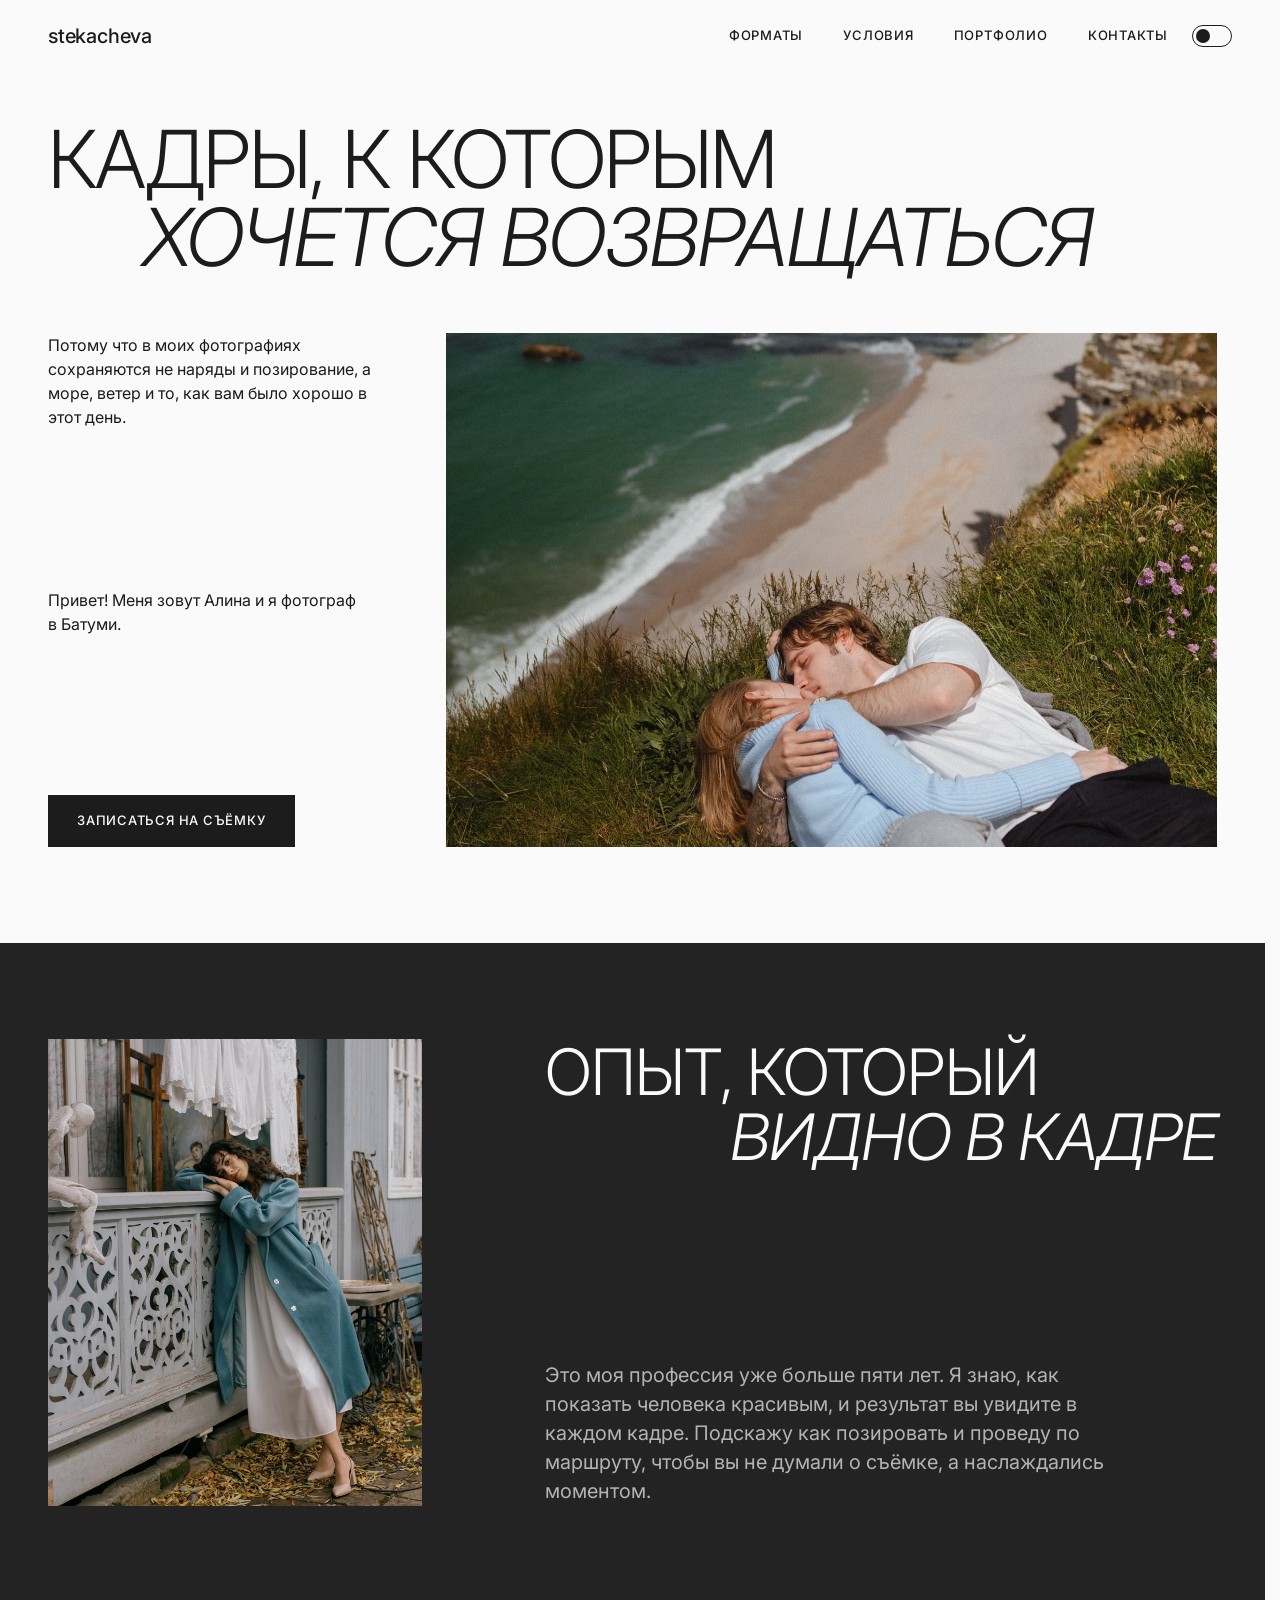
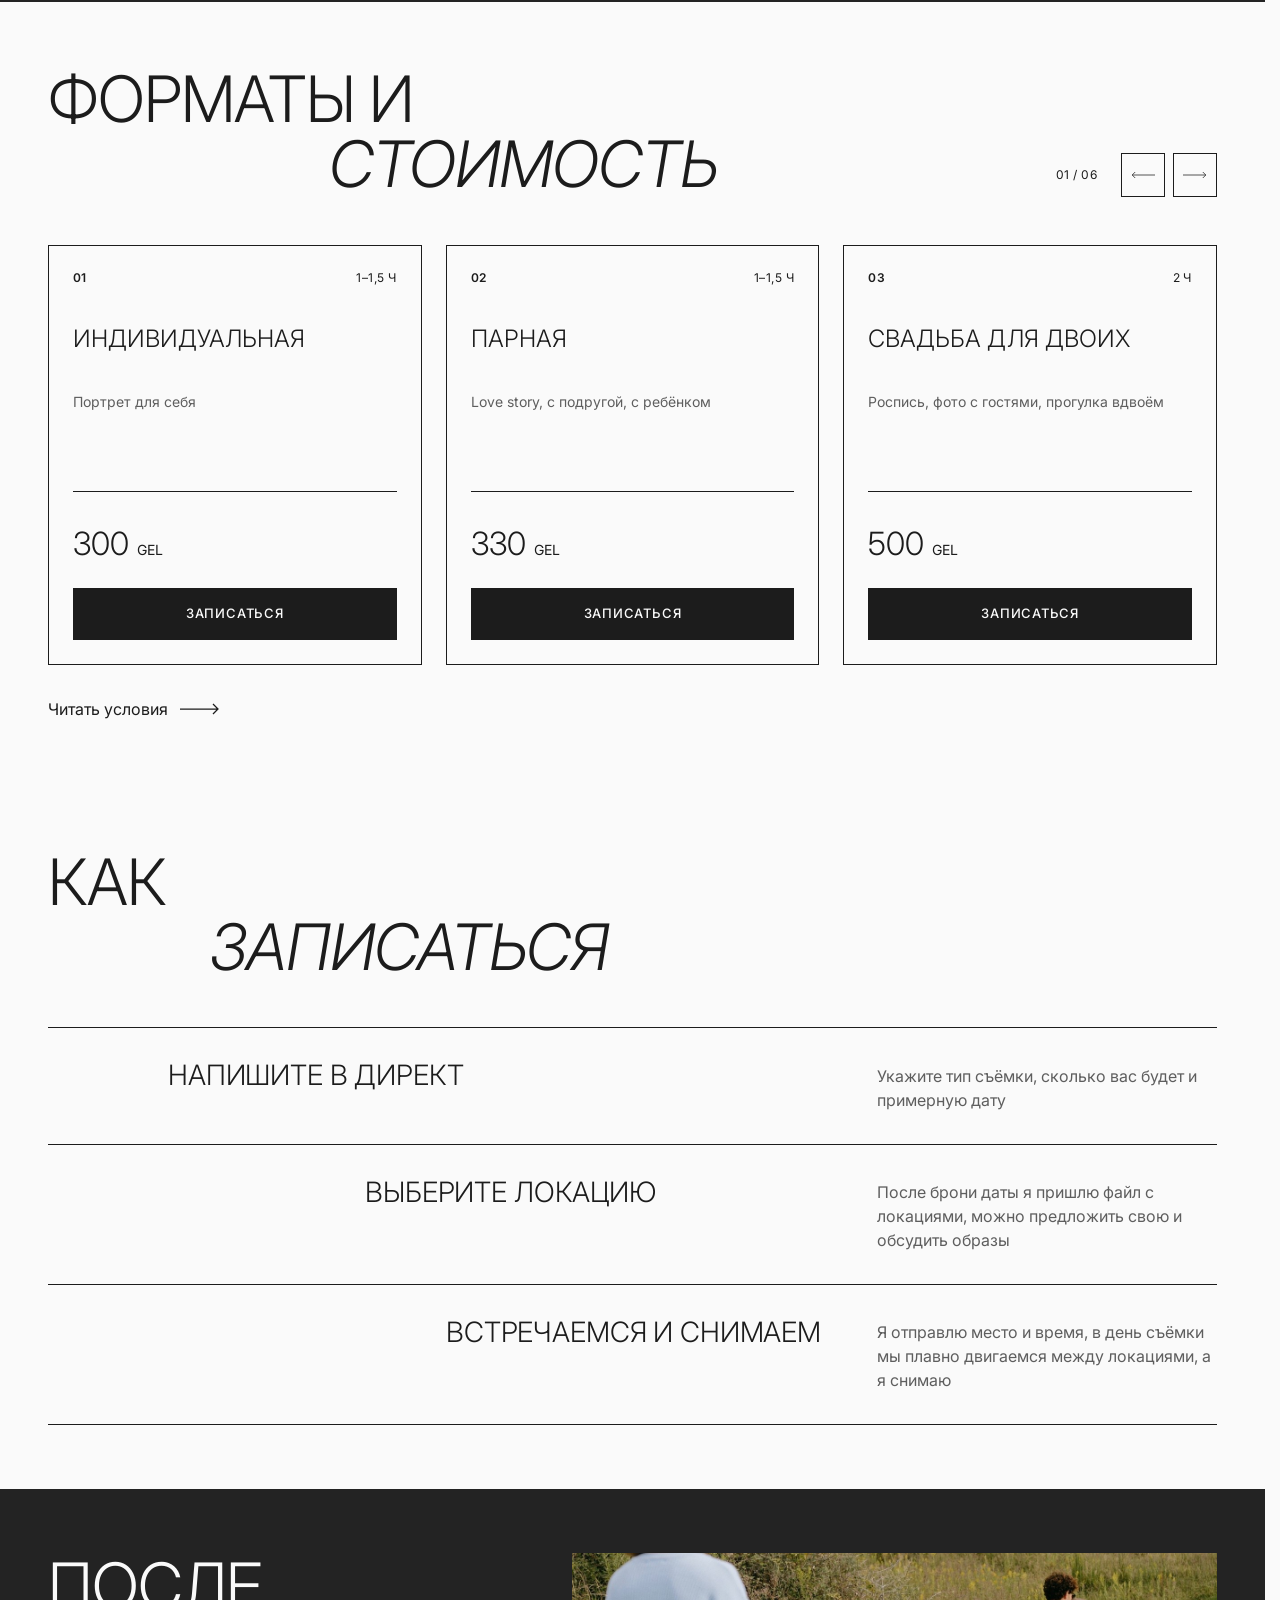
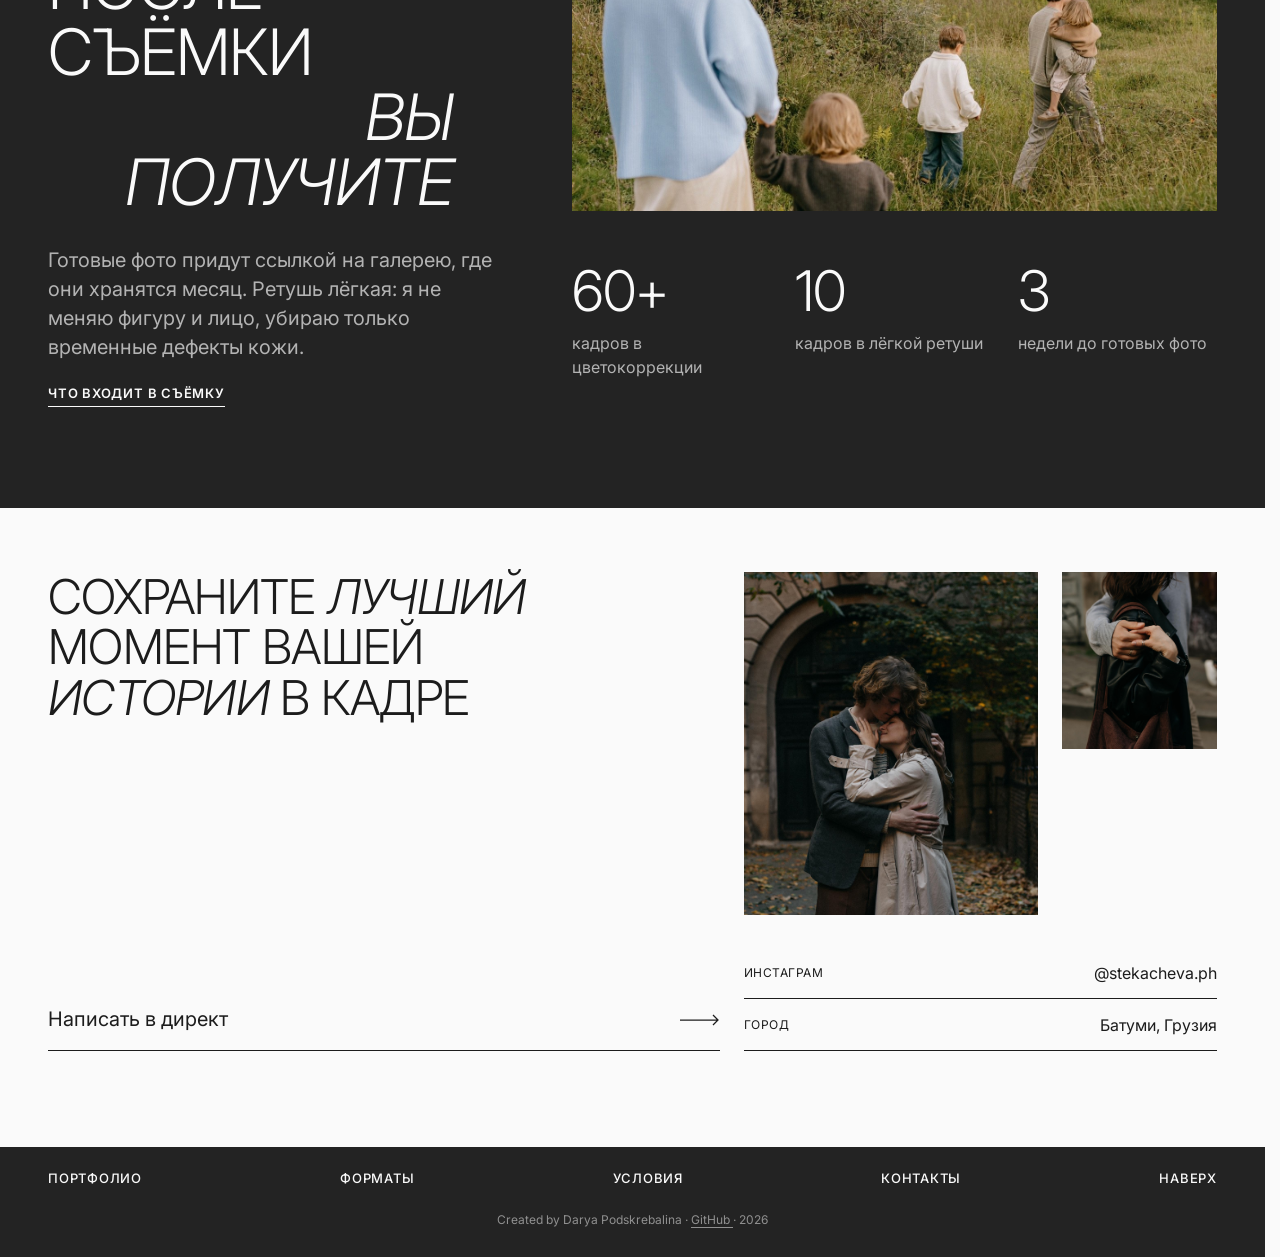
<file: index.html>
<!DOCTYPE html>
<html lang="ru">

<head>
    <meta charset="UTF-8">
    <meta name="viewport"
          content="width=device-width, initial-scale=1.0">
    <meta name="description"
          content="Фотограф Алина Стекачева в Батуми: индивидуальные, парные, семейные и свадебные съёмки. Форматы, стоимость и запись в директ.">
    <meta name="color-scheme"
          content="light dark">
    <title>Фотограф Алина Стекачева, Батуми</title>
    <link rel="preconnect"
          href="https://fonts.googleapis.com">
    <link rel="preconnect"
          href="https://fonts.gstatic.com"
          crossorigin>
    <link rel="stylesheet"
          href="https://fonts.googleapis.com/css2?family=Inter:ital,wght@0,300;0,400;0,500;0,600;1,300;1,400&amp;display=swap">
    <link rel="stylesheet"
          href="assets/css/tokens.css">
    <link rel="stylesheet"
          href="assets/css/base.css">
    <link rel="stylesheet"
          href="assets/css/layouts.css">
    <link rel="stylesheet"
          href="assets/css/components.css">
    <link rel="stylesheet"
          href="assets/css/sections.css">
    <link rel="icon"
          type="image/x-icon"
          href="favicon.ico">
    <script src="assets/js/main.js"
            type="module"></script>
</head>

<body id="top">

    <svg width="0"
         height="0"
         style="position:absolute"
         aria-hidden="true">
        <symbol id="i-arrow-right"
                viewBox="0 0 40 12">
            <path d="M0 6h38M33 1l5 5-5 5"
                  fill="none"
                  stroke="currentColor"
                  stroke-width="1.25" />
        </symbol>
        <symbol id="i-arrow-left"
                viewBox="0 0 40 12">
            <path d="M40 6H2M7 1L2 6l5 5"
                  fill="none"
                  stroke="currentColor"
                  stroke-width="1.25" />
        </symbol>
    </svg>

    <header class="header">
        <div class="container">
            <a class="logo"
               href="./">stekacheva</a>
            <nav class="navigation ui-caps"
                 aria-label="Основное меню"
                 id="main-nav">
                <ul class="menu">
                    <li><a href="#formats">Форматы</a></li>
                    <li><a href="terms/">Условия</a></li>
                    <li><a href="works/">Портфолио</a></li>
                    <li><a href="#contacts">Контакты</a></li>
                </ul>
            </nav>
            <button class="theme-toggle"
                    type="button"
                    role="switch"
                    aria-checked="false"
                    aria-label="Переключить тему"></button>
            <button class="burger"
                    type="button"
                    aria-label="Открыть меню"
                    aria-expanded="false"
                    aria-controls="main-nav"><span></span><span></span></button>

        </div>
    </header>
    <main>
        <section id="hero">
            <div class="container">
                <h1 class="title title--xl title--offset">
                    <span class="title__primary">Кадры, к которым</span>
                    <em class="title__secondary">хочется возвращаться</em>
                </h1>
                <div class="hero-content">
                    <div class="hero-text col-4">
                        <p class="hero-description">
                            Потому что в моих фотографиях сохраняются не наряды и позирование, а море, ветер и то,
                            как вам было хорошо в этот день.
                        </p>
                        <p class="hero-intro">
                            Привет! Меня зовут Алина и я&nbsp;фотограф в&nbsp;Батуми.
                        </p>
                        <a class="btn"
                           href="#contacts">Записаться на&nbsp;съёмку</a>
                    </div>
                    <div class="photo">
                        <img src="assets/images/main-page/hero.jpg"
                             alt="Девушка в платье на фоне старинного дома"
                             width="1776"
                             height="1184">
                    </div>
                </div>
            </div>
        </section>

        <section id="about"
                 class="section section--inverse">
            <div class="container grid">
                <div class="about-text">
                    <h2 class="title title--split">
                        <span class="title__primary">Опыт, который</span>
                        <em class="title__secondary">видно в кадре</em>
                    </h2>

                    <p class="about-description body-l muted">Это моя профессия уже больше пяти лет. Я знаю, как
                        показать человека
                        красивым, и
                        результат вы увидите в каждом кадре. Подскажу как позировать и проведу по маршруту, чтобы вы не
                        думали
                        о съёмке, а наслаждались моментом.</p>
                </div>
                <div class="photo">

                    <img src="assets/images/main-page/about.jpg"
                         alt="Пара лежит в обнимку на траве на фоне моря"
                         width="1776"
                         height="1184"
                         fetchpriority="high">
                </div>
            </div>
        </section>

        <section id="formats"
                 class="section">
            <div class="container">
                <div class="section__head">
                    <h2 class="title title--split">
                        <span class="title__primary">Форматы и</span>
                        <em class="title__secondary">стоимость</em>
                    </h2>
                    <div class="format-controls">
                        <span class="format-indicator label-light">01 / 06</span>
                        <button class="icon-btn"
                                type="button"
                                aria-label="Предыдущий формат"
                                data-btn-left><svg class="icon-arrow"
                                 aria-hidden="true">
                                <use href="#i-arrow-left" />
                            </svg></button>
                        <button class="icon-btn"
                                type="button"
                                aria-label="Следующий формат"
                                data-btn-right><svg class="icon-arrow"
                                 aria-hidden="true">
                                <use href="#i-arrow-right" />
                            </svg></button>
                    </div>
                </div>

                <div class="carousel">
                    <ul class="carousel-list">
                        <li>
                            <article class="carousel-card">
                                <div class="carousel-top"><span class="label">01</span><span
                                          class="label-light">1–1,5&nbsp;ч</span></div>
                                <h3 class="carousel-title">Индивидуальная</h3>
                                <div class="carousel-description">
                                    <p class="carousel-text">Портрет для себя</p>
                                </div>
                                <div class="carousel-footer">
                                    <p class="carousel-price"><span>300&nbsp;<small>GEL</small></span></p>
                                    <a class="btn btn--block"
                                       href="#contacts"
                                       aria-label="Записаться на индивидуальную фотосессию">Записаться</a>
                                </div>
                            </article>
                        </li>
                        <li>
                            <article class="carousel-card">
                                <div class="carousel-top"><span class="label">02</span><span
                                          class="label-light">1–1,5&nbsp;ч</span></div>
                                <h3 class="carousel-title">Парная</h3>
                                <div class="carousel-description">
                                    <p class="carousel-text">Love story, с подругой, с ребёнком</p>
                                </div>
                                <div class="carousel-footer">
                                    <p class="carousel-price"><span>330&nbsp;<small>GEL</small></span></p>
                                    <a class="btn btn--block"
                                       href="#contacts"
                                       aria-label="Записаться на парную фотосессию">Записаться</a>
                                </div>
                            </article>
                        </li>
                        <li>
                            <article class="carousel-card">
                                <div class="carousel-top"><span class="label">03</span><span
                                          class="label-light">2&nbsp;ч</span></div>
                                <h3 class="carousel-title">Свадьба для двоих</h3>
                                <div class="carousel-description">
                                    <p class="carousel-text">Роспись, фото с гостями, прогулка вдвоём</p>
                                </div>
                                <div class="carousel-footer">
                                    <p class="carousel-price"><span>500&nbsp;<small>GEL</small></span></p>
                                    <a class="btn btn--block"
                                       href="#contacts"
                                       aria-label="Записаться на свадебную фотосессию">Записаться</a>
                                </div>
                            </article>
                        </li>
                        <li>
                            <article class="carousel-card">
                                <div class="carousel-top"><span class="label">04</span><span
                                          class="label-light">4–8&nbsp;ч</span></div>
                                <h3 class="carousel-title">Свадебная репортажная</h3>
                                <div class="carousel-description">
                                    <p class="carousel-text">Съёмка свадебного дня целиком</p>
                                    <p class="carousel-text">Стоимость обсуждается индивидуально</p>
                                </div>
                                <div class="carousel-footer">
                                    <p class="carousel-price"><span>По часам</span></p>
                                    <a class="btn btn--block btn--outline"
                                       href="#contacts"
                                       aria-label="Обсудить съёмку свадьбы">Обсудить съёмку</a>
                                </div>
                            </article>
                        </li>
                        <li>
                            <article class="carousel-card">
                                <div class="carousel-top"><span class="label">05</span><span
                                          class="label-light">1–1,5&nbsp;ч</span></div>
                                <h3 class="carousel-title">Семейная / групповая</h3>
                                <div class="carousel-description">
                                    <p class="carousel-text">3–5 человек</p>
                                </div>
                                <div class="carousel-footer">
                                    <p class="carousel-price"><span>350&nbsp;<small>GEL</small></span></p>
                                    <a class="btn btn--block"
                                       href="#contacts"
                                       aria-label="Записаться на групповую фотосессию">Записаться</a>
                                </div>
                            </article>
                        </li>
                        <li>
                            <article class="carousel-card">
                                <div class="carousel-top"><span class="label">06</span></div>
                                <h3 class="carousel-title">Сертификат</h3>
                                <div class="carousel-description">
                                    <p class="carousel-text">Электронный, на любой вид съёмки</p>
                                </div>
                                <div class="carousel-footer">
                                    <p class="carousel-price"><span><small>от</small>
                                            300&nbsp;<small>GEL</small></span>
                                    </p>
                                    <a class="btn btn--block"
                                       href="#contacts"
                                       aria-label="Оформить сертификат">Оформить</a>
                                </div>
                            </article>
                        </li>
                    </ul>
                </div>

                <a class="link-arrow"
                   href="terms/">Читать условия <svg class="icon-arrow"
                         aria-hidden="true">
                        <use href="#i-arrow-right" />
                    </svg></a>
            </div>
        </section>

        <section id="booking"
                 class="section">
            <div class="container">
                <div class="section__head">
                    <h2 class="title title--split">
                        <span class="title__primary">Как</span>
                        <em class="title__secondary">записаться</em>
                    </h2>
                </div>
                <ol class="steps">
                    <li class="steps__item">
                        <h3 class="steps__title"><svg class="icon-arrow steps__arrow"
                                 aria-hidden="true">
                                <use href="#i-arrow-right" />
                            </svg>Напишите в директ</h3>
                        <p class="steps__text">Укажите тип съёмки, сколько вас будет и примерную дату</p>
                    </li>
                    <li class="steps__item">
                        <h3 class="steps__title"><svg class="icon-arrow steps__arrow"
                                 aria-hidden="true">
                                <use href="#i-arrow-right" />
                            </svg>Выберите локацию</h3>
                        <p class="steps__text">После брони даты я пришлю файл с локациями, можно предложить свою и
                            обсудить
                            образы</p>
                    </li>
                    <li class="steps__item">
                        <h3 class="steps__title"><svg class="icon-arrow steps__arrow"
                                 aria-hidden="true">
                                <use href="#i-arrow-right" />
                            </svg>Встречаемся и снимаем</h3>
                        <p class="steps__text">Я отправлю место и время, в день съёмки мы плавно двигаемся между
                            локациями,
                            а я снимаю</p>
                    </li>
                </ol>
            </div>
        </section>

        <section id="results"
                 class="section section--inverse">
            <div class="container results-grid">
                <div class="results-left">
                    <h2 class="title title--split">
                        <span class="title__primary">После съёмки</span>
                        <em class="title__secondary">вы получите</em>
                    </h2>
                    <div class="results-text">
                        <p class="body-l muted">Готовые фото придут ссылкой на галерею, где они хранятся месяц. Ретушь
                            лёгкая: я
                            не меняю
                            фигуру и лицо, убираю только временные дефекты кожи.</p>
                        <a class="link-underline"
                           href="terms/">Что входит в съёмку</a>
                    </div>
                </div>
                <div class="results-right">
                    <div class="photo">
                        <img src="assets/images/main-page/results.jpg"
                             alt="Семья с детьми идут по полю"
                             width="1776"
                             height="1184">
                    </div>
                    <ul class="facts">
                        <li class="fact"><span class="fact__num">60+</span>
                            <p class="fact__label">кадров в цветокоррекции</p>
                        </li>
                        <li class="fact"><span class="fact__num">10</span>
                            <p class="fact__label">кадров в лёгкой ретуши</p>
                        </li>
                        <li class="fact"><span class="fact__num">3</span>
                            <p class="fact__label">недели до готовых фото</p>
                        </li>
                    </ul>
                </div>
            </div>
        </section>

        <section id="portfolio">
            <div class="container">
                <h2 class="title title--split">
                    <span class="title__primary">Моё</span>
                    <em class="title__secondary">видение</em>
                </h2>
                <a class=""
                   href="works/">
                    Смотреть все работы
                    <svg class="icon-arrow"
                         aria-hidden="true">
                        <use href="#i-arrow-right" />
                    </svg>
                </a>
                <ul class="">
                    <li>
                        <a class=""
                           href="works/">

                            <div class="photo"></div>
                            <div class="">
                                <div>
                                    <h3 class="label">Портрет у моря</h3>
                                    <p class="">Индивидуальная съёмка на набережной</p>
                                </div><time datetime="2026-07">07 / 26</time>
                            </div>
                        </a>
                    </li>
                    <li>
                        <a class=""
                           href="works/">
                            <div class="photo"></div>
                            <div class="">
                                <div>
                                    <h3 class="label">Love story</h3>
                                    <p class="">Парная съёмка в старом городе</p>
                                </div>
                                <time datetime="2026-06">06 / 26</time>
                            </div>
                        </a>
                    </li>
                </ul>
            </div>
        </section>

        <section id="contacts">
            <div class="container grid">
                <div class="cta-main">
                    <h2 class="title title--m">Сохраните <em>лучший</em><br>момент вашей<br><em>истории</em> в кадре
                    </h2>
                    <a class="row-link"
                       href="https://www.instagram.com/stekacheva.ph"
                       target="_blank"
                       rel="noopener noreferrer">
                        <span>Написать в директ</span>
                        <svg class="icon-arrow"
                             aria-hidden="true">
                            <use href="#i-arrow-right" />
                        </svg>
                    </a>
                </div>
                <div class="cta-aside">
                    <div class="cta-photos">
                        <div class="photo cta-photo-big">
                            <img src="assets/images/main-page/cta-big.jpg"
                                 alt="Девушка и парень обнимаются на фоне осеннего дерева"
                                 width="1776"
                                 height="1184">
                        </div>
                        <div class="photo cta-photo-small">

                            <img src="assets/images/main-page/cta-small.jpg"
                                 alt="Близкий кадр рук, которые держат друг друга"
                                 width="1776"
                                 height="1184">
                        </div>
                    </div>
                    <ul class="contact-list">
                        <li><a href="https://www.instagram.com/stekacheva.ph"
                               target="_blank"
                               rel="noopener noreferrer">
                                <span class="label-light">Инстаграм</span>
                                <span class="contact-list__value">@stekacheva.ph</span>
                            </a></li>
                        <li><a href="https://maps.app.goo.gl/hbPwrm5w2dgJFW3K6"
                               target="_blank"
                               rel="noopener noreferrer">
                                <span class="label-light">Город</span>
                                <span class="contact-list__value">Батуми, Грузия</span>
                            </a></li>
                    </ul>
                </div>
            </div>
        </section>

    </main>

    <footer class="footer">
        <div class="container">
            <ul class="footer-list ui-caps">
                <li><a href="works/">Портфолио</a></li>
                <li><a href="#formats">Форматы</a></li>
                <li><a href="terms/">Условия</a></li>
                <li><a href="#contacts">Контакты</a></li>
                <li><a href="#top">Наверх</a></li>
            </ul>
            <p class="footer-credit">Created by Darya Podskrebalina · <a href="https://github.com/darmush"
                   target="_blank"
                   rel="noopener noreferrer">
                    GitHub
                </a> · 2026</p>
        </div>
    </footer>
</body>

</html>
</file>
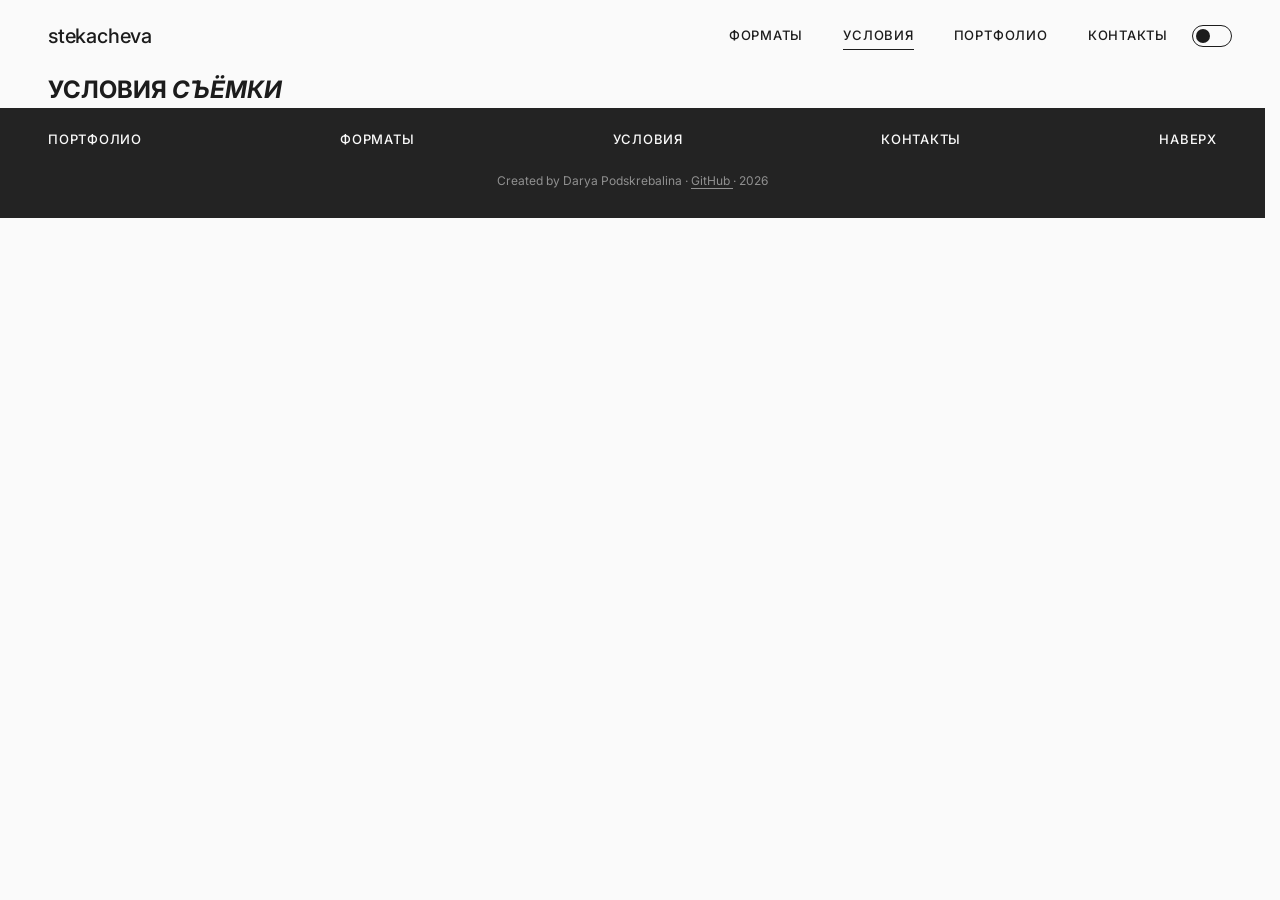
<file: terms/index.html>
<!DOCTYPE html>
<html lang="ru">

<head>
      <meta charset="UTF-8">
      <meta name="viewport"
            content="width=device-width, initial-scale=1.0">
      <meta name="description"
            content="Условия съёмки у фотографа Алины Стекачевой: что входит в стоимость, как проходит съёмка, сроки и ретушь.">
      <title>Условия по съёмкам. Фотограф Алина Стекачева, Батуми</title>
      <link rel="preconnect"
            href="https://fonts.googleapis.com">
      <link rel="preconnect"
            href="https://fonts.gstatic.com"
            crossorigin>
      <link rel="stylesheet"
            href="https://fonts.googleapis.com/css2?family=Inter:ital,wght@0,300;0,400;0,500;0,600;1,300;1,400&amp;display=swap">
      <link rel="stylesheet"
            href="../assets/css/tokens.css">
      <link rel="stylesheet"
            href="../assets/css/base.css">
      <link rel="stylesheet"
            href="../assets/css/layouts.css">
      <link rel="stylesheet"
            href="../assets/css/components.css">
      <link rel="icon"
            type="image/x-icon"
            href="../favicon.ico">
      <script src="../assets/js/main.js"
              type="module"></script>
</head>

<body id="top">
      <header class="header">
            <div class="container">
                  <a class="logo"
                     href="../">stekacheva</a>
                  <nav class="navigation ui-caps"
                       aria-label="Основное меню"
                       id="main-nav">
                        <ul class="menu">
                              <li><a href="../#formats">Форматы</a></li>
                              <li><a href="../terms/"
                                       aria-current="page">Условия</a></li>
                              <li><a href="../works/">Портфолио</a></li>
                              <li><a href="../#contacts">Контакты</a></li>
                        </ul>
                  </nav>
                  <button class="theme-toggle"
                          type="button"
                          role="switch"
                          aria-checked="false"
                          aria-label="Переключить тему"></button>
                  <button class="burger"
                          type="button"
                          aria-label="Открыть меню"
                          aria-expanded="false"
                          aria-controls="main-nav"><span></span><span></span></button>
            </div>
      </header>
      <main>
            <section id="catalog">
                  <div class="container">
                        <h1 class="">
                              <span class="">Условия</span>
                              <em class="">съёмки</em>
                        </h1>
                  </div>
            </section>
      </main>
      <footer class="footer">
            <div class="container">
                  <ul class="footer-list ui-caps">
                        <li><a href="../works/">Портфолио</a></li>
                        <li><a href="../#formats">Форматы</a></li>
                        <li><a href="../terms/"
                                 aria-current="page">Условия</a></li>
                        <li><a href="../#contacts">Контакты</a></li>
                        <li><a href="#top">Наверх</a></li>
                  </ul>
                  <p class="footer-credit">Created by Darya Podskrebalina · <a href="https://github.com/darmush"
                           target="_blank"
                           rel="noopener noreferrer">
                              GitHub
                        </a> · 2026</p>
            </div>
      </footer>
</body>

</html>
</file>
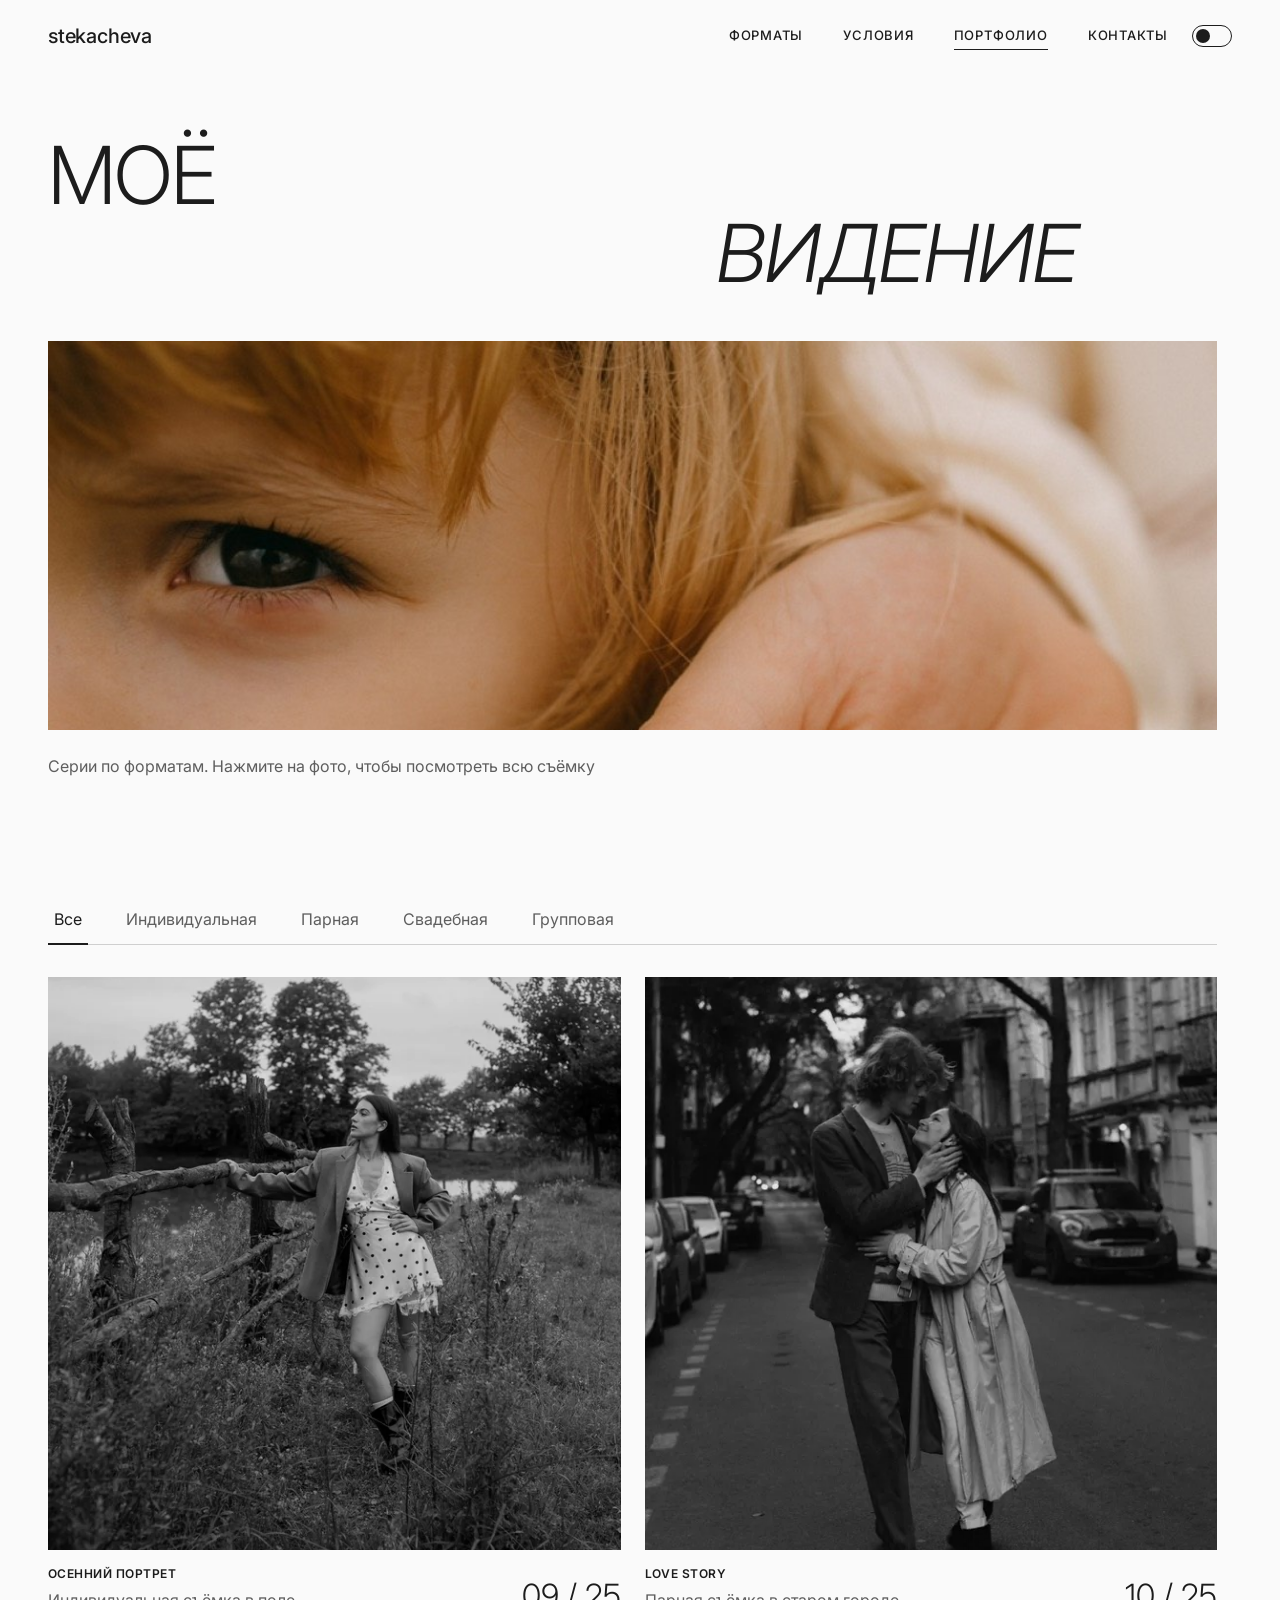
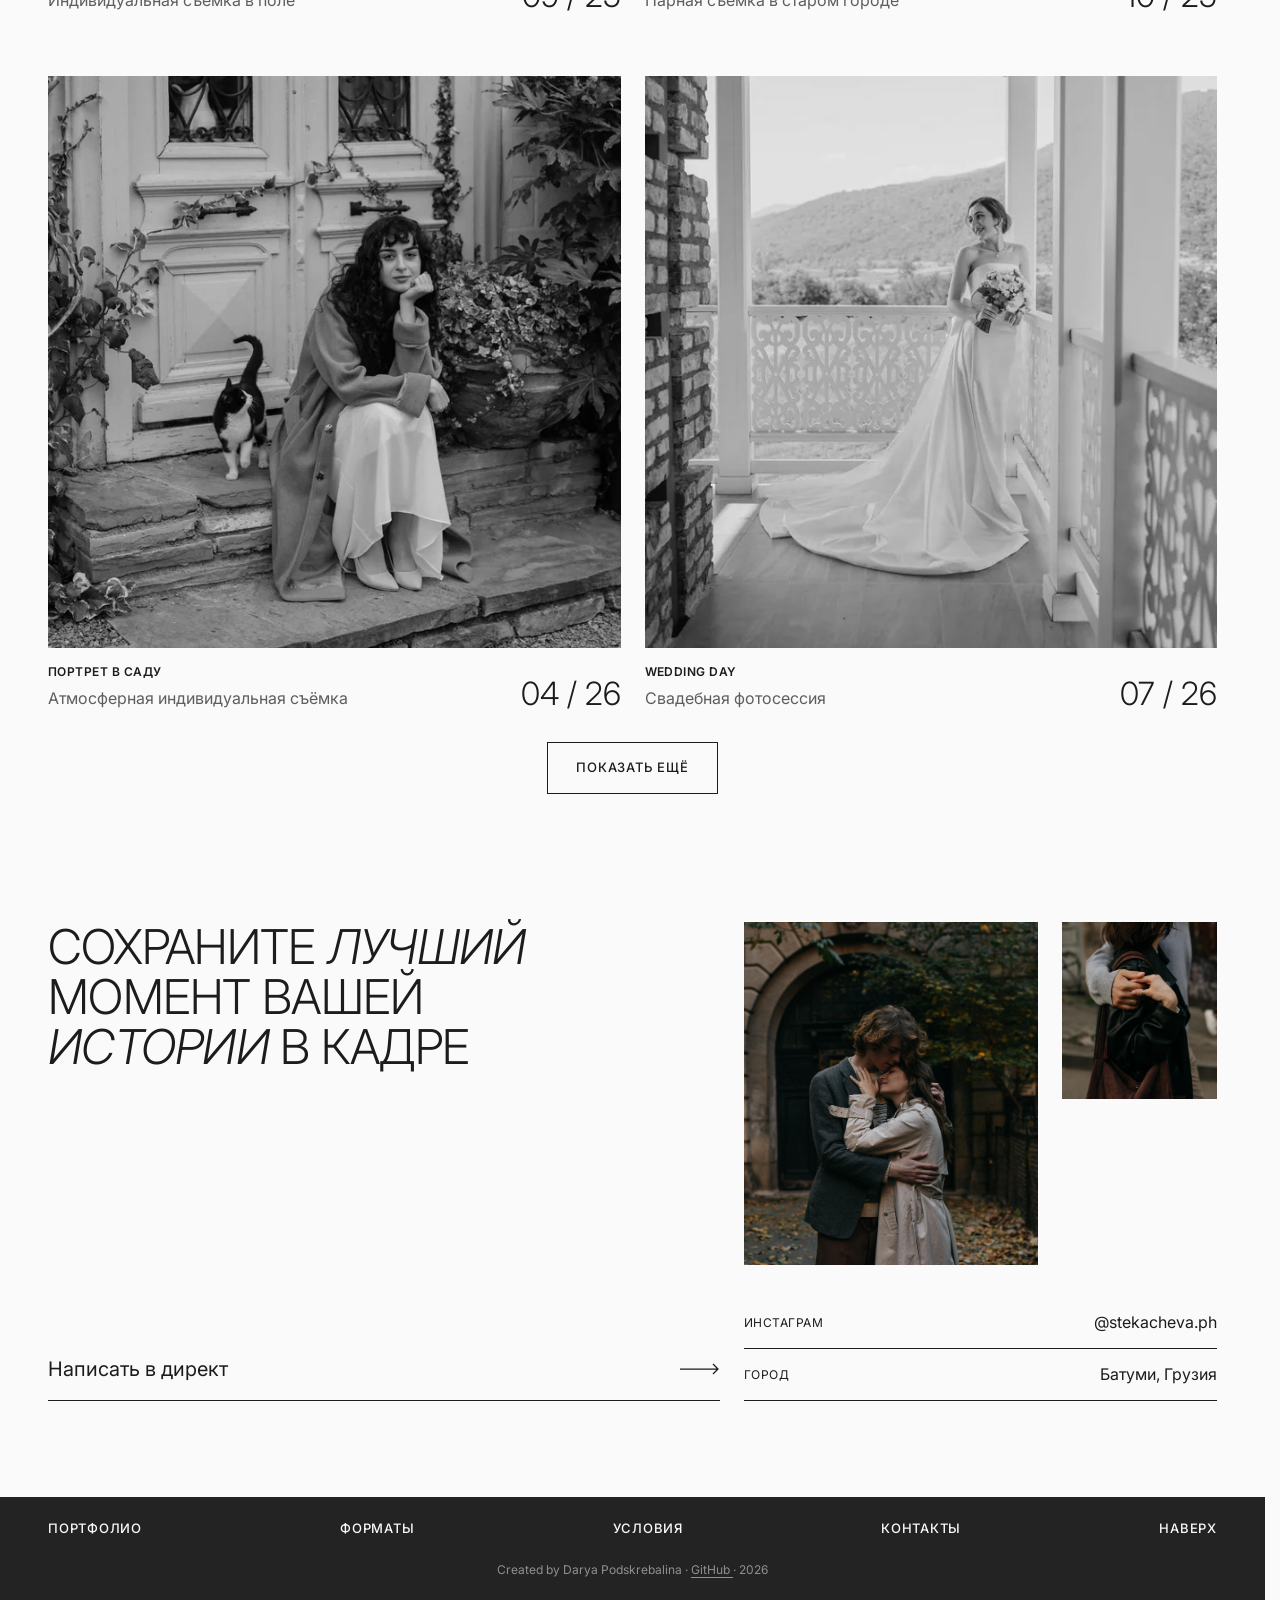
<file: works/index.html>
<!DOCTYPE html>
<html lang="ru">

<head>
      <meta charset="UTF-8">
      <meta name="viewport"
            content="width=device-width, initial-scale=1.0">
      <meta name="description"
            content="Работы фотографа Алины Стекачевой в Батуми: индивидуальные, парные, свадебные и групповые съёмки. Можно отфильтровать по типу съёмки.">
      <title>Портфолио. Фотограф Алина Стекачева, Батуми</title>
      <link rel="preconnect"
            href="https://fonts.googleapis.com">
      <link rel="preconnect"
            href="https://fonts.gstatic.com"
            crossorigin>
      <link rel="stylesheet"
            href="https://fonts.googleapis.com/css2?family=Inter:ital,wght@0,300;0,400;0,500;0,600;1,300;1,400&amp;display=swap">
      <link rel="stylesheet"
            href="../assets/css/tokens.css">
      <link rel="stylesheet"
            href="../assets/css/base.css">
      <link rel="stylesheet"
            href="../assets/css/layouts.css">
      <link rel="stylesheet"
            href="../assets/css/components.css">
      <link rel="stylesheet"
            href="../assets/css/sections.css">
      <link rel="icon"
            type="image/x-icon"
            href="../favicon.ico">
      <script src="../assets/js/main.js"
              type="module"></script>
</head>

<body id="top">

      <svg width="0"
           height="0"
           style="position:absolute"
           aria-hidden="true">
            <symbol id="i-arrow-right"
                    viewBox="0 0 40 12">
                  <path d="M0 6h38M33 1l5 5-5 5"
                        fill="none"
                        stroke="currentColor"
                        stroke-width="1.25" />
            </symbol>
            <symbol id="i-arrow-left"
                    viewBox="0 0 40 12">
                  <path d="M40 6H2M7 1L2 6l5 5"
                        fill="none"
                        stroke="currentColor"
                        stroke-width="1.25" />
            </symbol>
      </svg>

      <header class="header">
            <div class="container">
                  <a class="logo"
                     href="../">stekacheva</a>
                  <nav class="navigation ui-caps"
                       aria-label="Основное меню"
                       id="main-nav">
                        <ul class="menu">
                              <li><a href="../#formats">Форматы</a></li>
                              <li><a href="../terms/">Условия</a></li>
                              <li><a href="../works/"
                                       aria-current="page">Портфолио</a></li>
                              <li><a href="#contacts">Контакты</a></li>
                        </ul>
                  </nav>
                  <button class="theme-toggle"
                          type="button"
                          role="switch"
                          aria-checked="false"
                          aria-label="Переключить тему"></button>
                  <button class="burger"
                          type="button"
                          aria-label="Открыть меню"
                          aria-expanded="false"
                          aria-controls="main-nav"><span></span><span></span></button>
            </div>
      </header>
      <main>
            <section id="catalog"
                     class="section">
                  <div class="container">
                        <h1 class="title title--xl title--split">
                              <span class="title__primary">Моё</span>
                              <em class="title__secondary">видение</em>
                        </h1>
                        <div class="photo"> <img src="../assets/images/works/portfolio.jpg"
                                   alt="Ребёнок смотрит в камеру"
                                   width="1440"
                                   height="1916"
                                   fetchpriority="high"></div>
                        <p class="catalog-caption">Серии по форматам. Нажмите на фото, чтобы посмотреть всю съёмку</p>
                  </div>
            </section>

            <section id="works"
                     class="section">
                  <div class="container">
                        <h2 class="visually-hidden">Портфолио</h2>
                        <div class="work-filters">
                              <button type="button"
                                      aria-pressed="true"
                                      data-type="all">Все</button>
                              <button type="button"
                                      aria-pressed="false"
                                      data-type="individual">Индивидуальная</button>
                              <button type="button"
                                      aria-pressed="false"
                                      data-type="pair">Парная</button>
                              <button type="button"
                                      aria-pressed="false"
                                      data-type="wedding">Свадебная</button>
                              <button type="button"
                                      aria-pressed="false"
                                      data-type="group">Групповая</button>
                        </div>
                        <!-- template for render cards portfolio -->
                        <template id="work-card-template">
                              <li>
                                    <div class="work-card">
                                          <div class="photo work-card__photo">
                                                <img src="#"
                                                     alt=""
                                                     width="600"
                                                     height="800"
                                                     loading="lazy">
                                          </div>
                                          <div class="work-card__info">
                                                <div>
                                                      <h3 class="label"></h3>
                                                      <p class="work-card__text"></p>
                                                </div>
                                                <div class="work-card__date"></div>
                                          </div>
                                    </div>
                              </li>
                        </template>

                        <ul class="work-list"></ul>

                        <button type="button"
                                class="btn btn--outline"
                                data-show-more>Показать ещё</button>
                  </div>
            </section>

            <section id="contacts">
                  <div class="container grid">
                        <div class="cta-main">
                              <h2 class="title title--m">Сохраните <em>лучший</em><br>момент вашей<br><em>истории</em> в
                                    кадре
                              </h2>
                              <a class="row-link"
                                 href="https://www.instagram.com/stekacheva.ph"
                                 target="_blank"
                                 rel="noopener noreferrer">
                                    <span>Написать в директ</span>
                                    <svg class="icon-arrow"
                                         aria-hidden="true">
                                          <use href="#i-arrow-right" />
                                    </svg>
                              </a>
                        </div>
                        <div class="cta-aside">
                              <div class="cta-photos">
                                    <div class="photo cta-photo-big">
                                          <img src="../assets/images/main-page/cta-big.jpg"
                                               alt="Девушка и парень обнимаются на фоне осеннего дерева"
                                               width="1776"
                                               height="1184">
                                    </div>
                                    <div class="photo cta-photo-small">
                                          <img src="../assets/images/main-page/cta-small.jpg"
                                               alt="Близкий кадр рук, которые держат друг друга"
                                               width="1776"
                                               height="1184">
                                    </div>
                              </div>
                              <ul class="contact-list">
                                    <li><a href="https://www.instagram.com/stekacheva.ph"
                                             target="_blank"
                                             rel="noopener noreferrer">
                                                <span class="label-light">Инстаграм</span>
                                                <span class="contact-list__value">@stekacheva.ph</span>
                                          </a></li>
                                    <li><a href="https://maps.app.goo.gl/hbPwrm5w2dgJFW3K6"
                                             target="_blank"
                                             rel="noopener noreferrer">
                                                <span class="label-light">Город</span>
                                                <span class="contact-list__value">Батуми, Грузия</span>
                                          </a></li>
                              </ul>
                        </div>
                  </div>
            </section>
      </main>
      <footer class="footer">
            <div class="container">
                  <ul class="footer-list ui-caps">
                        <li><a href="../works/"
                                 aria-current="page">Портфолио</a></li>
                        <li><a href="../#formats">Форматы</a></li>
                        <li><a href="../terms/">Условия</a></li>
                        <li><a href="#contacts">Контакты</a></li>
                        <li><a href="#top">Наверх</a></li>
                  </ul>
                  <p class="footer-credit">Created by Darya Podskrebalina · <a href="https://github.com/darmush"
                           target="_blank"
                           rel="noopener noreferrer">
                              GitHub
                        </a> · 2026</p>
            </div>
      </footer>

      <dialog class="modal"
              aria-labelledby="modal-title">
            <template id="booking-template">
                  <button class="modal-close"
                          type="button"
                          aria-label="Закрыть"></button>
                  <div class="modal-gallery"></div>
                  <div class="modal-content">
                        <div class="modal-header">
                              <h2 class="modal-title"
                                  id="modal-title"></h2>
                              <p class="modal-description"></p>
                        </div>
                        <form class="modal-form">
                              <!-- <p class="modal-subtitle">Хочу похожую съёмку</p> -->

                              <fieldset class="modal-group">
                                    <legend class="label modal-legend">Длительность</legend>
                                    <div class="modal-options">
                                          <label class="modal-option">
                                                <input class="visually-hidden"
                                                       type="radio"
                                                       name="duration"
                                                       value="1"
                                                       checked>
                                                <span>1 час</span>
                                          </label>
                                          <label class="modal-option">
                                                <input class="visually-hidden"
                                                       type="radio"
                                                       name="duration"
                                                       value="2">
                                                <span>2 часа</span>
                                          </label>
                                          <label class="modal-option">
                                                <input class="visually-hidden"
                                                       type="radio"
                                                       name="duration"
                                                       value="3">
                                                <span>3 часа</span>
                                          </label>
                                    </div>
                              </fieldset>

                              <!-- <div class="modal-group">
                                    <label class="visually-hidden"
                                           for="booking-dates">Удобные даты</label>
                                    <input class="modal-input"
                                           id="booking-dates"
                                           type="text"
                                           name="dates"
                                           placeholder="Напишите удобные даты"
                                           autocomplete="off">
                              </div> -->

                              <fieldset class="modal-group">
                                    <legend class="label modal-legend">Дополнительно</legend>
                                    <div class="modal-checks">
                                          <label class="modal-check">
                                                <input type="checkbox"
                                                       name="makeup">
                                                <span>Визажист</span>
                                          </label>
                                          <label class="modal-check">
                                                <input type="checkbox"
                                                       name="secondLocation">
                                                <span>Вторая локация</span>
                                          </label>
                                          <!-- <label class="modal-check">
                                                <input type="checkbox"
                                                       name="retouch">
                                                <span>+10 кадров в ретуши</span>
                                          </label> -->
                                    </div>
                              </fieldset>

                              <div class="modal-summary">
                                    <p class="modal-summary-row">
                                          <span class="label-light">Стоимость</span>
                                          <output class="modal-price"
                                                  name="price">—</output>
                                    </p>
                                    <p class="modal-summary-row">
                                          <span class="label-light">Фотографий</span>
                                          <output class="modal-photos"
                                                  name="photos">—</output>
                                    </p>
                              </div>

                              <!-- <div class="modal-group">
                                    <label class="visually-hidden"
                                           for="booking-message">Ваше сообщение</label>
                                    <textarea class="modal-input modal-message"
                                              id="booking-message"
                                              name="message"
                                              rows="8"
                                              readonly></textarea>
                              </div> -->

                              <a class="btn btn--block modal-send"
                                 href="https://www.instagram.com/stekacheva.ph"
                                 target="_blank"
                                 rel="noopener noreferrer">Написать в директ</a>
                              <!-- <p class="modal-status"
                                 role="status"
                                 hidden>Текст скопирован!</p> -->
                        </form>
                  </div>
            </template>
      </dialog>
</body>

</html>
</file>
<file: assets/css/tokens.css>
@layer tokens, base, layouts, components, sections;

@layer tokens {
    :root {
        --font-sans: "Inter", "Arimo", "Helvetica Neue", Arial, sans-serif;

        --paper: #FAFAFA;
        --paper-alt: #F0F0F0;
        --ink: #1C1C1C;
        --ink-muted: #5E5E5E;
        --line-soft: #CFCFCF;
        --graphite: #232323;
        --on-graphite: #FAFAFA;
        --on-graphite-muted: #B3B3B3;
        --on-graphite-subtle: #909090;

        color-scheme: light;

        --space-1: 4px;
        --space-2: 8px;
        --space-3: 12px;
        --space-4: 16px;
        --space-5: 24px;
        --space-6: 32px;
        --space-7: 48px;
        --space-8: 64px;
        --space-9: 96px;
        --space-10: 128px;
        --stroke-hairline: 1px;
        --stroke-strong: 2px;
        --radius-0: 0;
        --radius-full: 999px;
        --container-max: 1344px;

        /* scales for desktop */
        --cols: 12;
        --margin: 16px;
        --gutter: 12px;
        --section-y: 40px;
        --section-y-dark: 48px;
        --head-gap: 24px;
        --nav-gap: 28px;
        --heading-w: 100%;

        /* font-size (fs) and line-height (lh) variables */
        --fs-xl: 40px;
        --lh-xl: 1.02;
        --fs-l: 34px;
        --lh-l: 1.05;
        --fs-m: 30px;
        --lh-m: 1.08;

        --fs-title: 22px;
        --fs-number-xl: 48px;
        --fs-number-l: 24px;
        --fs-body-l: 18px;
        --fs-body-s: 14px;
        --fs-label: 12px;


    }

    @media (min-width: 481px) {
        :root {
            --cols: 8;
            --margin: 32px;
            --gutter: 16px;
            --section-y: 48px;
            --section-y-dark: 64px;
            --head-gap: 32px;
            --heading-w: 360px;
        }
    }

    @media (min-width: 769px) {
        :root {
            --cols: 12;
            --gutter: 20px;
            --section-y: 64px;
            --section-y-dark: 80px;
            --head-gap: 40px;
            --heading-w: 560px;

            --fs-xl: 64px;
            --lh-xl: 1;
            --fs-l: 48px;
            --lh-l: 1.04;
            --fs-m: 40px;
            --lh-m: 1.05;
            --fs-title: 24px;
            --fs-number-xl: 52px;
            --fs-number-l: 32px;
            --fs-body-l: 20px;
        }
    }

    @media (min-width: 1200px) {
        :root {
            --margin: 48px;
            --gutter: 24px;
            --section-y-dark: 96px;
            --head-gap: 48px;
            --nav-gap: 40px;
            --heading-w: 760px;

            --fs-xl: 80px;
            --lh-xl: .98;
            --fs-l: 64px;
            --lh-l: 1.02;
            --fs-m: 48px;
            --fs-title: 28px;
            --fs-number-xl: 56px;
        }
    }

    /* for dark theme  */
    :root[data-theme="dark"] {
        color-scheme: dark;
        --paper: #141414;
        --paper-alt: #1F1F1F;
        --ink: #F2F2F2;
        --ink-muted: #A3A3A3;
        --line-soft: #3A3A3A;
        --graphite: #282828;
        --overlay: #0C0C0C;
        --ph-inverse-bg: #343434;
        --ph-inverse-line: #545454;
    }
}
</file>
<file: assets/css/base.css>
@layer base {

    *,
    *::before,
    *::after {
        box-sizing: border-box;
    }

    html {
        -webkit-text-size-adjust: 100%;
        scroll-behavior: smooth;
        scroll-padding-top: calc(64px + var(--space-5));
        scrollbar-gutter: stable;
    }

    @media (min-width: 769px) {
        html {
            scroll-padding-top: calc(72px + var(--space-5));
        }
    }

    body {
        margin: 0;
        background: var(--paper);
        color: var(--ink);
        font-family: var(--font-sans);
        font-size: 16px;
        line-height: 1.5;
        -webkit-font-smoothing: antialiased;
    }

    h1,
    h2,
    h3,
    p,
    ul,
    ol,
    figure {
        margin: 0;
    }

    ul,
    ol {
        padding: 0;
        list-style: none;
    }

    a {
        color: inherit;
        text-decoration: none;
    }

    button {
        font: inherit;
        color: inherit;
    }

    img,
    svg {
        display: block;
        max-width: 100%;
    }

    small {
        font-size: inherit;
    }

    [hidden] {
        display: none !important;
    }

    .no-scroll {
        overflow: hidden;
    }

    /* hidden visually, available for screen readers */
    .visually-hidden {
        position: absolute;
        width: 1px;
        height: 1px;
        margin: -1px;
        padding: 0;
        overflow: hidden;
        clip-path: inset(50%);
        white-space: nowrap;
        border: 0;
    }


    .body-l {
        font-size: var(--fs-body-l);
        line-height: 1.45;
    }

    .muted {
        color: var(--ink-muted);
    }

    .section--inverse .muted {
        color: var(--on-graphite-muted);
    }

    .label {
        font-size: var(--fs-label);
        line-height: 1.3;
        font-weight: 600;
        letter-spacing: .04em;
        text-transform: uppercase;
    }

    .label-light {
        font-size: var(--fs-label);
        line-height: 1.3;
        font-weight: 400;
        letter-spacing: .04em;
        text-transform: uppercase;
    }

    /* ex. caps for navigation */
    .ui-caps {
        font-size: 13px;
        line-height: 1.2;
        font-weight: 500;
        letter-spacing: .06em;
        text-transform: uppercase;
    }

    :focus-visible {
        outline: var(--stroke-strong) solid var(--ink);
        outline-offset: 3px;
    }

    @media (prefers-reduced-motion: reduce) {
        html {
            scroll-behavior: auto;
        }

        *,
        *::before,
        *::after {
            transition: none !important;
            animation: none !important;
        }
    }
}
</file>
<file: assets/css/layouts.css>
@layer layouts {
    .container {
        width: 100%;
        max-width: calc(var(--container-max) + 2 * var(--margin));
        margin-inline: auto;
        padding-inline: var(--margin);
    }

    .grid {
        display: grid;
        grid-template-columns: repeat(var(--cols), minmax(0, 1fr));
        column-gap: var(--gutter);
    }

    .grid>* {
        grid-column: 1 / -1;
    }

    @media (min-width: 769px) {
        .col-4 {
            grid-column: span 4;
        }

        .col-5 {
            grid-column: span 5;
        }

        .col-6 {
            grid-column: span 6;
        }

        .col-7 {
            grid-column: span 7;
        }

        .col-8 {
            grid-column: span 8;
        }
    }

    .section {
        padding-block: var(--section-y);
    }

    .section__head {
        display: flex;
        flex-direction: column;
        align-items: flex-start;
        gap: var(--space-5);
        margin-bottom: var(--head-gap);
    }

    @media (min-width: 481px) {
        .section__head {
            flex-direction: row;
            justify-content: space-between;
            align-items: flex-end;
        }
    }

    /* for dark bg on section */
    .section--inverse {
        padding-block: var(--section-y-dark);
        background: var(--graphite);
        color: var(--on-graphite);
    }

}
</file>
<file: assets/css/components.css>
@layer components {

    h1,
    h2,
    h3 {
        text-transform: uppercase;
    }

    .title {
        margin: 0;
        font-weight: 300;
        text-transform: uppercase;
        font-size: var(--title-fs, var(--fs-l));
        line-height: var(--title-lh, var(--lh-l));
        letter-spacing: var(--title-ls, -.015em);
    }

    .title__secondary {
        font-style: italic;
        font-weight: 300;
    }

    .title--xl {
        --title-fs: var(--fs-xl);
        --title-lh: var(--lh-xl);
        --title-ls: -.02em;
    }

    .title--m {
        --title-fs: var(--fs-m);
        --title-lh: var(--lh-m);
    }

    .title--offset {
        display: flex;
        flex-direction: column;
    }

    .title--offset .title__secondary {
        align-self: flex-start;
        padding-inline-start: 0;
    }

    @media (min-width: 481px) {
        .title--offset .title__secondary {
            padding-inline-start: 8%;
        }
    }

    .title--split {
        display: flex;
        flex-direction: column;
        width: 100%;
        max-width: var(--heading-w);
    }

    .title--split .title__secondary {
        align-self: flex-end;
        text-align: end;
        padding-inline-end: var(--shift, 0);
    }

    @media (min-width: 769px) {
        .title--split {
            --shift: 12%;
        }
    }


    .btn {
        display: inline-flex;
        align-items: center;
        justify-content: center;
        height: 52px;
        padding-inline: 28px;
        border: var(--stroke-hairline) solid var(--ink);
        border-radius: var(--radius-0);
        background: var(--ink);
        color: var(--paper);
        font-size: 13px;
        line-height: 1.2;
        font-weight: 500;
        letter-spacing: .06em;
        text-align: center;
        text-transform: uppercase;
        cursor: pointer;
        transition: background .2s, color .2s;
    }

    .btn--outline {
        background: transparent;
        color: var(--ink);
    }

    .btn--block {
        width: 100%;
    }

    @media (hover: hover) {
        .btn:hover {
            background: var(--paper);
            color: var(--ink);
        }

        .btn--outline:hover {
            background: var(--ink);
            color: var(--paper);
        }
    }



    .icon-arrow {
        width: 40px;
        height: 12px;
        flex: none;
        transition: transform .2s;
    }

    .photo {
        position: relative;
        overflow: hidden;
        background: var(--paper-alt);
    }

    .photo img {
        display: block;
        width: 100%;
        height: 100%;
        object-fit: cover;
    }

    .link-arrow {
        display: inline-flex;
        align-items: center;
        gap: var(--space-3);
    }

    .link-underline {
        display: inline-block;
        padding-bottom: 4px;
        border-bottom: var(--stroke-hairline) solid currentColor;
        font-size: 13px;
        line-height: 1.2;
        font-weight: 600;
        letter-spacing: .06em;
        text-transform: uppercase;
    }

    .fact {
        display: grid;
        grid-template-columns: 150px minmax(0, 1fr);
        align-items: baseline;
        gap: var(--space-4);
    }

    @media (min-width: 481px) {
        .fact {
            grid-template-columns: 1fr;
            align-items: start;
            align-content: start;
            gap: var(--space-3);
        }
    }

    .fact__num {
        font-size: var(--fs-number-xl);
        line-height: 1;
        font-weight: 300;
        letter-spacing: -.02em;
    }

    .fact__label {
        max-width: 220px;
        color: var(--on-graphite-muted);
    }

    .row-link {
        display: flex;
        justify-content: space-between;
        align-items: center;
        padding-bottom: var(--space-4);
        border-bottom: var(--stroke-hairline) solid var(--ink);
        font-size: var(--fs-body-l);
        line-height: 1.45;
    }

    @media (hover: hover) {

        .link-arrow:hover .icon-arrow,
        .row-link:hover .icon-arrow {
            transform: translateX(6px);
        }
    }

    .contact-list a {
        display: flex;
        align-items: center;
        gap: var(--space-5);
        min-height: 52px;
        border-bottom: var(--stroke-hairline) solid var(--ink);
    }

    .contact-list__value {
        margin-inline-start: auto;
    }

    .icon-btn {
        display: grid;
        place-items: center;
        width: 44px;
        height: 44px;
        padding: 0;
        border: var(--stroke-hairline) solid var(--ink);
        border-radius: var(--radius-0);
        background: transparent;
        color: var(--ink);
        cursor: pointer;
    }

    .icon-btn .icon-arrow {
        width: 24px;
    }

    @media (hover: hover) {
        .icon-btn:hover {
            background: var(--ink);
            color: var(--paper);
        }
    }

    .format-controls {
        display: flex;
        align-items: center;
        gap: var(--space-2);
    }

    .format-indicator {
        margin-inline-end: var(--space-4);
    }

    .carousel {
        overflow: hidden;
    }

    .carousel-list {
        display: grid;
        grid-auto-flow: column;
        grid-auto-columns: 100%;
        gap: var(--gutter);
    }

    @media (min-width: 680px) {
        .carousel-list {
            grid-auto-columns: calc((100% - var(--gutter)) / 2);
        }
    }

    @media (min-width: 1000px) {
        .carousel-list {
            grid-auto-columns: calc((100% - 2 * var(--gutter)) / 3);
        }
    }

    @media (min-width: 1360px) {
        .carousel-list {
            grid-auto-columns: calc((100% - 3 * var(--gutter)) / 4);
        }
    }

    .carousel-card {
        display: flex;
        flex-direction: column;
        height: 420px;
        padding: var(--space-5);
        border: var(--stroke-hairline) solid var(--ink);
        transition: background .3s, color .3s;
    }

    .carousel-top {
        display: flex;
        justify-content: space-between;
        margin-bottom: 40px;
    }

    .carousel-title {
        min-height: 55px;
        margin-bottom: var(--space-3);
        font-size: 24px;
        line-height: 1.15;
        font-weight: 300;
    }

    .carousel-description {
        min-height: 66px;
    }

    .carousel-text {
        font-size: var(--fs-body-s);
        line-height: 1.45;
        color: var(--ink-muted);
    }

    .carousel-description p+p {
        margin-top: var(--space-1);
    }

    .carousel-footer {
        margin-top: auto;
        padding-top: var(--space-5);
        border-top: var(--stroke-hairline) solid currentColor;
    }

    .carousel-price {
        display: flex;
        align-items: center;
        min-height: 56px;
        margin-bottom: var(--space-4);
        font-size: 32px;
        line-height: 1;
        font-weight: 300;
        text-transform: uppercase;
    }

    .carousel-price small {
        font-size: 14px;
        font-weight: 400;
    }

    @media (hover: hover) {
        .carousel-card:hover {
            background: var(--graphite);
            color: var(--on-graphite);
        }

        .carousel-card:hover .carousel-text {
            color: var(--on-graphite-muted);
        }

        .carousel-card:hover .btn {
            background: var(--on-graphite);
            border-color: var(--on-graphite);
            color: var(--graphite);
        }
    }



    .header {
        position: fixed;
        top: 0;
        left: 0;
        right: 0;
        z-index: 10;
        height: 64px;
        background: var(--paper);
    }

    .header .container {
        display: flex;
        align-items: center;
        justify-content: space-between;
        gap: var(--space-5);
        height: 100%;
    }

    main {
        display: block;
        padding-top: 64px;
    }

    @media (min-width: 769px) {
        .header {
            height: 72px;
        }

        main {
            padding-top: 72px;
        }
    }

    .logo {
        font-size: var(--fs-body-l);
        font-weight: 500;
        letter-spacing: -.01em;
        margin-right: auto;
    }

    .navigation {
        display: flex;
        align-items: center;
        gap: var(--space-5);
    }

    .menu {
        display: flex;
        gap: var(--nav-gap);
    }

    .menu a {
        padding-block: 6px;
        border-bottom: var(--stroke-hairline) solid transparent;
    }

    .menu a:hover,
    .menu a[aria-current] {
        border-bottom-color: var(--ink);
    }

    .theme-toggle {
        position: relative;
        flex: none;
        width: 40px;
        height: 22px;
        padding: 0;
        border: var(--stroke-hairline) solid var(--ink);
        border-radius: var(--radius-full);
        background: transparent;
        cursor: pointer;
    }

    .theme-toggle::after {
        content: "";
        position: absolute;
        top: 3px;
        left: 3px;
        width: 14px;
        height: 14px;
        border-radius: var(--radius-full);
        background: var(--ink);
        transition: transform .2s;
    }

    .theme-toggle[aria-checked="true"]::after {
        transform: translateX(18px);
    }

    .nav-toggle-input {
        position: absolute;
        opacity: 0;
        pointer-events: none;
    }

    .burger {
        display: none;
        position: relative;
        width: 44px;
        height: 44px;
        padding: 0;
        border: 0;
        background: transparent;
        cursor: pointer;
    }

    .burger span {
        position: absolute;
        left: 10px;
        right: 10px;
        height: 1.5px;
        background: var(--ink);
        transition: transform .2s, top .2s;
    }

    .burger span:nth-child(1) {
        top: 17px;
    }

    .burger span:nth-child(2) {
        top: 26px;
    }

    @media (max-width: 768px) {
        .burger {
            display: block;
        }

        .navigation {
            display: block;
            position: fixed;
            inset: 64px 0 0 0;
            padding: var(--space-4) var(--margin);
            overflow-y: auto;
            background: var(--paper);
            opacity: 0;
            visibility: hidden;
            transform: translateY(-12px);
            transition:
                transform .3s ease,
                opacity .3s ease .1s,
                visibility 0s linear .4s;

        }

        .navigation.is-open {
            opacity: 1;
            visibility: visible;
            transform: none;
            transition:
                opacity .1s ease,
                transform .3s ease,
                visibility 0s;
        }

        .navigation.no-transition {
            transition: none;
        }

        .menu {
            flex-direction: column;
            gap: 0;
        }

        .menu a {
            display: block;
            padding: 20px 0;
            border-bottom: var(--stroke-hairline) solid var(--ink);
            font-size: var(--fs-title);
            font-weight: 300;
            text-transform: uppercase;
        }

        .burger.is-active span:nth-child(1) {
            top: 21px;
            transform: rotate(45deg);
        }

        .burger.is-active span:nth-child(2) {
            top: 21px;
            transform: rotate(-45deg);
        }
    }

    .footer {
        background: var(--graphite);
        color: var(--on-graphite);
    }

    .footer-list {
        display: flex;
        flex-wrap: wrap;
        align-items: center;
        justify-content: space-between;
        gap: var(--space-4) var(--space-5);
        min-height: 96px;
        padding-block: var(--space-5);
    }

    @media (min-width: 481px) {
        .footer-list {
            min-height: 64px;
            padding-block: 0;
        }
    }

    .footer-credit {
        padding-bottom: 24px;
        font-size: 12px;
        line-height: 1.5;
        text-align: center;
        color: var(--on-graphite-subtle);
    }

    @media (min-width: 481px) {
        .footer-credit {
            padding-bottom: 28px;
        }
    }

    .footer-credit a {
        text-decoration: underline;
        text-underline-offset: 3px;
    }

    @media (hover: hover) {
        .footer-credit a:hover {
            color: var(--on-graphite-muted);
        }
    }

    .steps {
        border-bottom: var(--stroke-hairline) solid var(--ink);
    }

    .steps__item {
        padding-block: var(--space-5);
        border-top: var(--stroke-hairline) solid var(--ink);
    }

    .steps__title {
        display: flex;
        align-items: center;
        gap: var(--space-5);
        margin-top: 10px;
        font-size: var(--fs-title);
        line-height: 1.1;
        font-weight: 300;
        letter-spacing: -.005em;
        text-transform: uppercase;
    }

    .steps__arrow {
        display: none;
    }

    .steps__text {
        margin-top: 10px;
        color: var(--ink-muted);
    }

    @media (hover: hover) {
        .steps__item:hover .steps__title {
            font-style: italic;
        }

        .steps__item:hover .steps__arrow {
            display: block;
        }
    }

    @media (min-width: 481px) {
        .steps__item {
            display: grid;
            grid-template-columns: minmax(0, 1fr);
            padding-block: 28px;
        }

        .steps__title {
            align-self: start;
            margin-top: 0;
        }

        .steps__item:nth-child(2) .steps__title {
            justify-self: center;
        }

        .steps__item:nth-child(3) .steps__title {
            justify-self: end;
        }

        .steps__text {
            margin-top: 0;
            padding-top: calc((var(--fs-title) * 1.1 - 16px) / 2);
        }
    }

    @media (min-width: 769px) {
        .steps__item {
            grid-template-columns: 72px minmax(0, 1fr) 260px;
            column-gap: var(--space-5);
        }

        .steps__title {
            grid-column: 2;
        }

        .steps__item:nth-child(3) .steps__title {
            margin-inline-end: var(--space-6);
        }

        .steps__text {
            grid-column: 3;
            padding-top: calc((var(--fs-title) * 1.1 - 24px) / 2);
        }
    }

    @media (min-width: 1200px) {
        .steps__item {
            grid-template-columns: 96px minmax(0, 1fr) 340px;
            padding-block: var(--space-6);
        }
    }

    .work-filters {
        display: flex;
        flex-wrap: wrap;
        column-gap: var(--space-6);
        row-gap: var(--space-3);
        border-bottom: var(--stroke-hairline) solid var(--line-soft);
        padding-bottom: var(--space-3);
    }


    @media (min-width: 654px) {
        .work-filters {
            padding-bottom: 0;

        }
    }

    .work-filters button {
        flex: none;
        padding-bottom: var(--space-1);
        margin-bottom: -1px;
        border: 0;
        border-bottom: var(--stroke-strong) solid transparent;
        background: none;
        font: inherit;
        color: var(--ink-muted);
        cursor: pointer;
    }

    @media (min-width: 768px) {
        .work-filters button {
            padding-bottom: var(--space-3);
        }
    }

    .work-filters button[aria-pressed="true"] {
        color: var(--ink);
        border-bottom-color: var(--ink);
    }

    .work-list {
        display: flex;
        flex-direction: column;
        column-gap: var(--gutter);
        row-gap: var(--space-8);
    }

    @media (min-width: 481px) {
        .work-list {
            display: grid;
            grid-template-columns: repeat(2, minmax(0, 1fr));
        }
    }

    .work-card {
        display: block;
        cursor: pointer;
    }

    .work-card__photo {
        aspect-ratio: 1 / 1;
        filter: grayscale(1);
        transition: filter 2s ease;
    }

    .work-card__info {
        display: flex;
        flex-direction: column;
        align-items: flex-start;
        gap: var(--space-2);
        margin-top: var(--space-4);
    }

    @media (min-width: 769px) {
        .work-card__info {
            flex-direction: row;
            justify-content: space-between;
            align-items: flex-end;
            gap: var(--space-4);
        }
    }

    .work-card__text {
        margin-top: 6px;
        color: var(--ink-muted);
    }

    .work-card__date {
        flex: none;
        font-size: var(--fs-number-l);
        font-weight: 300;
        line-height: 1;
    }

    @media (hover: hover) {
        .work-card:hover .work-card__photo {
            filter: grayscale(0);
            transition: filter 0.4s ease;
        }
    }

    .modal {
        width: min(100% - 2 * var(--margin), 720px);
        max-width: none;
        max-height: calc(100dvh - 2 * var(--space-5));
        padding: 0;
        /* 0, not removed: dialog has a default border */
        border: 0;
        background: var(--paper);
        color: var(--ink);
        overflow-y: auto;
        overscroll-behavior: contain;
    }

    .modal[open] {
        display: grid;
        align-content: start;
    }

    .modal::backdrop {
        background: rgb(0 0 0 / .6);
    }

    html:has(.modal[open]) {
        background: color-mix(in srgb, var(--paper) 40%, black);
    }

    .modal :focus-visible {
        outline-offset: 0;
    }

    /* scrollbar hidden, scrolling still works by wheel, touchpad and swipe */
    .modal-gallery {
        display: flex;
        height: 320px;
        overflow-x: auto;
        overscroll-behavior: contain;
        scrollbar-width: none;
    }

    .modal-gallery::-webkit-scrollbar {
        display: none;
    }

    .modal-gallery img {
        flex: none;
        width: auto;
        max-width: none;
        height: 100%;
    }

    @media (min-width: 769px) {
        .modal {
            width: min(100% - 2 * var(--margin), 1200px);
            height: calc(100dvh - 2 * var(--space-5));
            overflow: hidden;
        }

        .modal[open] {
            grid-template-columns: repeat(2, minmax(0, 1fr));
            grid-template-rows: minmax(0, 1fr);
        }

        .modal-gallery,
        .modal-content {
            overflow-y: auto;
            overscroll-behavior: contain;
        }

        .modal-gallery {
            flex-direction: column;
            height: auto;
            overflow-x: hidden;
        }

        .modal-gallery img {
            width: 100%;
            height: auto;
        }
    }

    .modal-content {
        display: grid;
        align-content: start;
        gap: var(--space-8);
        padding: var(--space-6) var(--space-4);
    }

    @media (min-width: 481px) {
        .modal-content {
            padding: var(--space-7) var(--space-6);
        }
    }

    .modal-close {
        position: absolute;
        top: var(--space-5);
        right: var(--space-5);
        z-index: 1;
        width: 44px;
        height: 44px;
        padding: 0;
        border: 0;
        background: var(--paper);
        cursor: pointer;
    }

    .modal-close::before,
    .modal-close::after {
        content: "";
        position: absolute;
        top: 21px;
        left: 10px;
        right: 10px;
        height: 1.5px;
        background: var(--ink);
        transform: rotate(45deg);
    }

    .modal-close::after {
        transform: rotate(-45deg);
    }

    @media (min-width: 769px) {
        .modal-close {
            background: transparent;
        }
    }

    .modal-title {
        padding-inline-end: var(--space-7);
        font-size: var(--fs-title);
        line-height: 1.1;
        font-weight: 300;
    }

    .modal-description {
        margin-top: var(--space-3);
        color: var(--ink-muted);
    }

    .modal-form {
        display: grid;
        gap: var(--space-5);
    }

    .modal-subtitle {
        padding-bottom: var(--space-3);
        border-bottom: var(--stroke-hairline) solid var(--ink);
        font-size: var(--fs-body-l);
        font-weight: 300;
        text-transform: uppercase;
    }

    .modal-group {
        min-width: 0;
        margin: 0;
        padding: 0;
        border: 0;
    }

    .modal-legend {
        display: block;
        margin: 0 0 var(--space-3);
        padding: 0;
    }

    .modal-options {
        display: inline-grid;
        grid-auto-flow: column;
        grid-auto-columns: 1fr;
        gap: var(--space-2);
    }

    .modal-option span {
        display: flex;
        justify-content: center;
        align-items: center;
        min-height: 44px;
        padding-inline: var(--space-4);
        border: var(--stroke-hairline) solid var(--ink);
        white-space: nowrap;
        cursor: pointer;
        transition: background .2s, color .2s;
    }

    .modal-option input:checked+span {
        background: var(--ink);
        color: var(--paper);
    }

    .modal-option input:focus-visible+span {
        outline: var(--stroke-strong) solid var(--ink);
    }

    .modal-checks {
        display: grid;
    }

    .modal-check {
        display: flex;
        align-items: center;
        gap: var(--space-3);
        min-height: 36px;
        cursor: pointer;
    }

    .modal-check input {
        flex: none;
        width: 20px;
        height: 20px;
        margin: 0;
        accent-color: var(--ink);
        cursor: pointer;
    }

    .modal-input {
        display: block;
        width: 100%;
        padding: var(--space-3) var(--space-4);
        border: var(--stroke-hairline) solid var(--line-soft);
        border-radius: var(--radius-0);
        background: transparent;
        color: inherit;
        font: inherit;
    }

    .modal-input::placeholder {
        color: var(--ink-muted);
    }

    .modal-message {
        min-height: 200px;
        resize: vertical;
        font-size: var(--fs-body-s);
        line-height: 1.5;
    }

    .modal-summary {
        padding-block: var(--space-4);
        border-block: var(--stroke-hairline) solid var(--ink);
    }

    .modal-summary-row {
        display: flex;
        justify-content: space-between;
        align-items: baseline;
        gap: var(--space-4);
    }

    .modal-summary-row+.modal-summary-row {
        margin-top: var(--space-2);
    }

    .modal-summary output {
        font-size: var(--fs-number-l);
        line-height: 1.2;
        font-weight: 300;
    }

    .modal-status {
        min-height: 1.5em;
        font-size: var(--fs-body-s);
        color: var(--ink-muted);
        text-align: center;
    }
}
</file>
<file: assets/css/sections.css>
@layer sections {
    #hero {
        padding-block: var(--space-5) var(--space-7);
    }

    .hero-content {
        display: grid;
        grid-template-columns: repeat(var(--cols), minmax(0, 1fr));
        column-gap: var(--gutter);
        row-gap: var(--space-6);
        margin-top: var(--space-5);
    }

    .hero-text,
    .hero-content .photo {
        grid-column: 1 / -1;
    }

    .hero-text {
        display: flex;
        flex-direction: column;
        align-items: flex-start;
        gap: var(--space-5);
    }

    .hero-text .btn {
        align-self: stretch;
    }

    .hero-content .photo {
        aspect-ratio: 3 / 2;
    }

    .hero-content .photo img {
        object-position: 50% 65%;
    }

    @media (min-width: 481px) {
        #hero {
            padding-block: var(--space-6) var(--space-8);
        }

        .hero-content {
            margin-top: var(--space-6);
        }

        .hero-text {
            max-width: 520px;
        }

        .hero-text .btn {
            align-self: flex-start;
        }

        .hero-content .photo {
            margin-top: var(--space-2);
        }
    }

    @media (min-width: 769px) {
        #hero {
            padding-block: var(--space-7) 80px;
        }

        .hero-content {
            margin-top: var(--space-7);
        }

        .hero-text {
            grid-column: span 4;
            max-width: none;
            justify-content: space-between;
            padding-inline-end: var(--space-5);
        }

        .hero-content .photo {
            grid-column: span 8;
            margin-top: 0;
        }
    }

    @media (min-width: 1200px) {
        #hero {
            padding-block: var(--space-7) var(--space-9);
        }

        .hero-content {
            margin-top: 56px;
        }

        .hero-text {
            padding-inline-end: var(--space-7);
        }
    }

    .about-text {
        display: contents;
    }

    #about .title {
        --shift: 0;
        --heading-w: 100%;
        order: 1;
        grid-column: 1 / -1;
    }

    #about .photo {
        order: 2;
        grid-column: 1 / -1;
        aspect-ratio: 4 / 5;
        margin-top: var(--space-5);
    }

    #about .photo img {
        object-position: 50% 65%;
    }

    .about-description {
        order: 3;
        grid-column: 1 / -1;
        margin-top: var(--space-5);
    }

    @media (min-width: 481px) {
        #about .photo {
            grid-column: span 4;
            margin-top: var(--space-6);
        }

        .about-description {
            grid-column: span 4;
            margin-top: var(--space-6);
        }
    }

    @media (min-width: 769px) {
        .about-text {
            display: flex;
            flex-direction: column;
            justify-content: space-between;
            grid-column: 6 / -1;
            order: 2;
            gap: var(--space-7);
        }

        #about .photo {
            order: 1;
            grid-column: 1 / span 4;
            margin-top: 0;
        }

        #about .title,
        .about-description {
            order: 0;
            grid-column: auto;
            margin-top: 0;
        }

        .about-description {
            max-width: 560px;
        }
    }




    #formats .link-arrow {
        margin-top: var(--space-5);
    }

    @media (min-width: 769px) {
        #formats .link-arrow {
            margin-top: var(--space-6);
        }
    }

    #booking .title--split {
        --shift: 0;
        --heading-w: 100%;
    }

    @media (min-width: 769px) {
        #booking .title--split {
            --heading-w: 460px;
        }
    }

    @media (min-width: 1200px) {
        #booking .title--split {
            --heading-w: 560px;
        }
    }

    #results {
        padding-block: var(--section-y) var(--section-y-dark);
    }

    .results-grid {
        display: flex;
        flex-direction: column;
        gap: var(--space-6);
    }

    .results-left,
    .results-right {
        display: contents;
    }

    #results .title {
        order: 1;
    }

    .results-text {
        order: 2;
        display: grid;
        gap: var(--space-5);
        justify-items: start;
    }

    .facts {
        order: 3;
        display: grid;
        gap: 20px;
    }

    .results-right .photo {
        order: 4;
        aspect-ratio: 2 / 1;
    }

    .results-right .photo img {
        object-position: 50% 50%;
    }

    @media (min-width: 481px) {
        .facts {
            grid-template-columns: repeat(3, minmax(0, 1fr));
            gap: var(--gutter);
        }

        .results-right .photo {
            aspect-ratio: 5 / 2;
        }
    }

    @media (min-width: 769px) {
        .results-grid {
            display: grid;
            grid-template-columns: minmax(0, 1fr) minmax(0, 1fr);
            column-gap: 40px;
        }

        .results-left {
            display: flex;
            flex-direction: column;
            justify-content: space-between;
            gap: var(--space-6);
        }

        .results-right {
            display: grid;
            gap: var(--space-6);
            align-content: start;
        }

        #results .title,
        .results-text,
        .facts,
        .results-right .photo {
            order: 0;
        }

        .results-right .facts {
            margin-top: var(--space-1);
        }

        .results-text {
            margin-bottom: 5px;
        }
    }

    @media (min-width: 1200px) {
        .results-grid {
            grid-template-columns: minmax(0, 5fr) minmax(0, 7fr);
            column-gap: var(--space-8);
        }

        .results-right {
            gap: var(--space-7);
        }
    }

    #portfolio {
        display: none
    }

    #catalog .title--split {
        --heading-w: 100%;
    }

    #catalog .photo {
        margin-top: var(--space-7);
        aspect-ratio: 3 / 1;
    }

    #catalog .photo img {
        scale: 1.4;
        transform-origin: left center;
        object-position: 50% 16%;
    }

    .catalog-caption {
        margin-top: var(--space-5);
        color: var(--ink-muted);
    }

    #works .work-list {
        margin-top: var(--space-6);
    }

    #works .btn {
        margin: var(--space-6) auto 0 auto;
        display: block;
    }

    #contacts {
        padding-block: var(--section-y) var(--section-y-dark);
    }

    .cta-main,
    .cta-aside {
        grid-column: 1 / -1;
    }

    .cta-main {
        display: flex;
        flex-direction: column;
        gap: var(--space-5);
    }

    .cta-aside {
        display: flex;
        flex-direction: column;
        gap: var(--space-6);
        margin-top: var(--space-6);
    }

    .cta-photos {
        display: grid;
        grid-template-columns: 1.9fr 1fr;
        gap: var(--space-3);
        max-width: 540px;
    }

    .cta-photo-big {
        aspect-ratio: 6 / 7;
    }

    .cta-photo-small {
        aspect-ratio: 7 / 8;
    }

    @media (min-width: 481px) {
        .cta-photos {
            gap: var(--space-5);
        }
    }

    @media (min-width: 769px) {
        .cta-main {
            grid-column: span 6;
            justify-content: space-between;
            gap: var(--space-7);
        }

        .cta-aside {
            grid-column: span 6;
            margin-top: 0;
            gap: var(--space-6);
        }

        .cta-photos {
            max-width: none;
        }

        #contacts .container {
            column-gap: 60px;
        }
    }

    @media (min-width: 1200px) {
        .cta-main {
            grid-column: span 7;
        }

        .cta-aside {
            grid-column: span 5;
            gap: var(--space-6);
        }

        .cta-aside .cta-photos {
            gap: var(--space-5);
        }

        #contacts .container {
            column-gap: var(--gutter);
        }
    }
}
</file>
